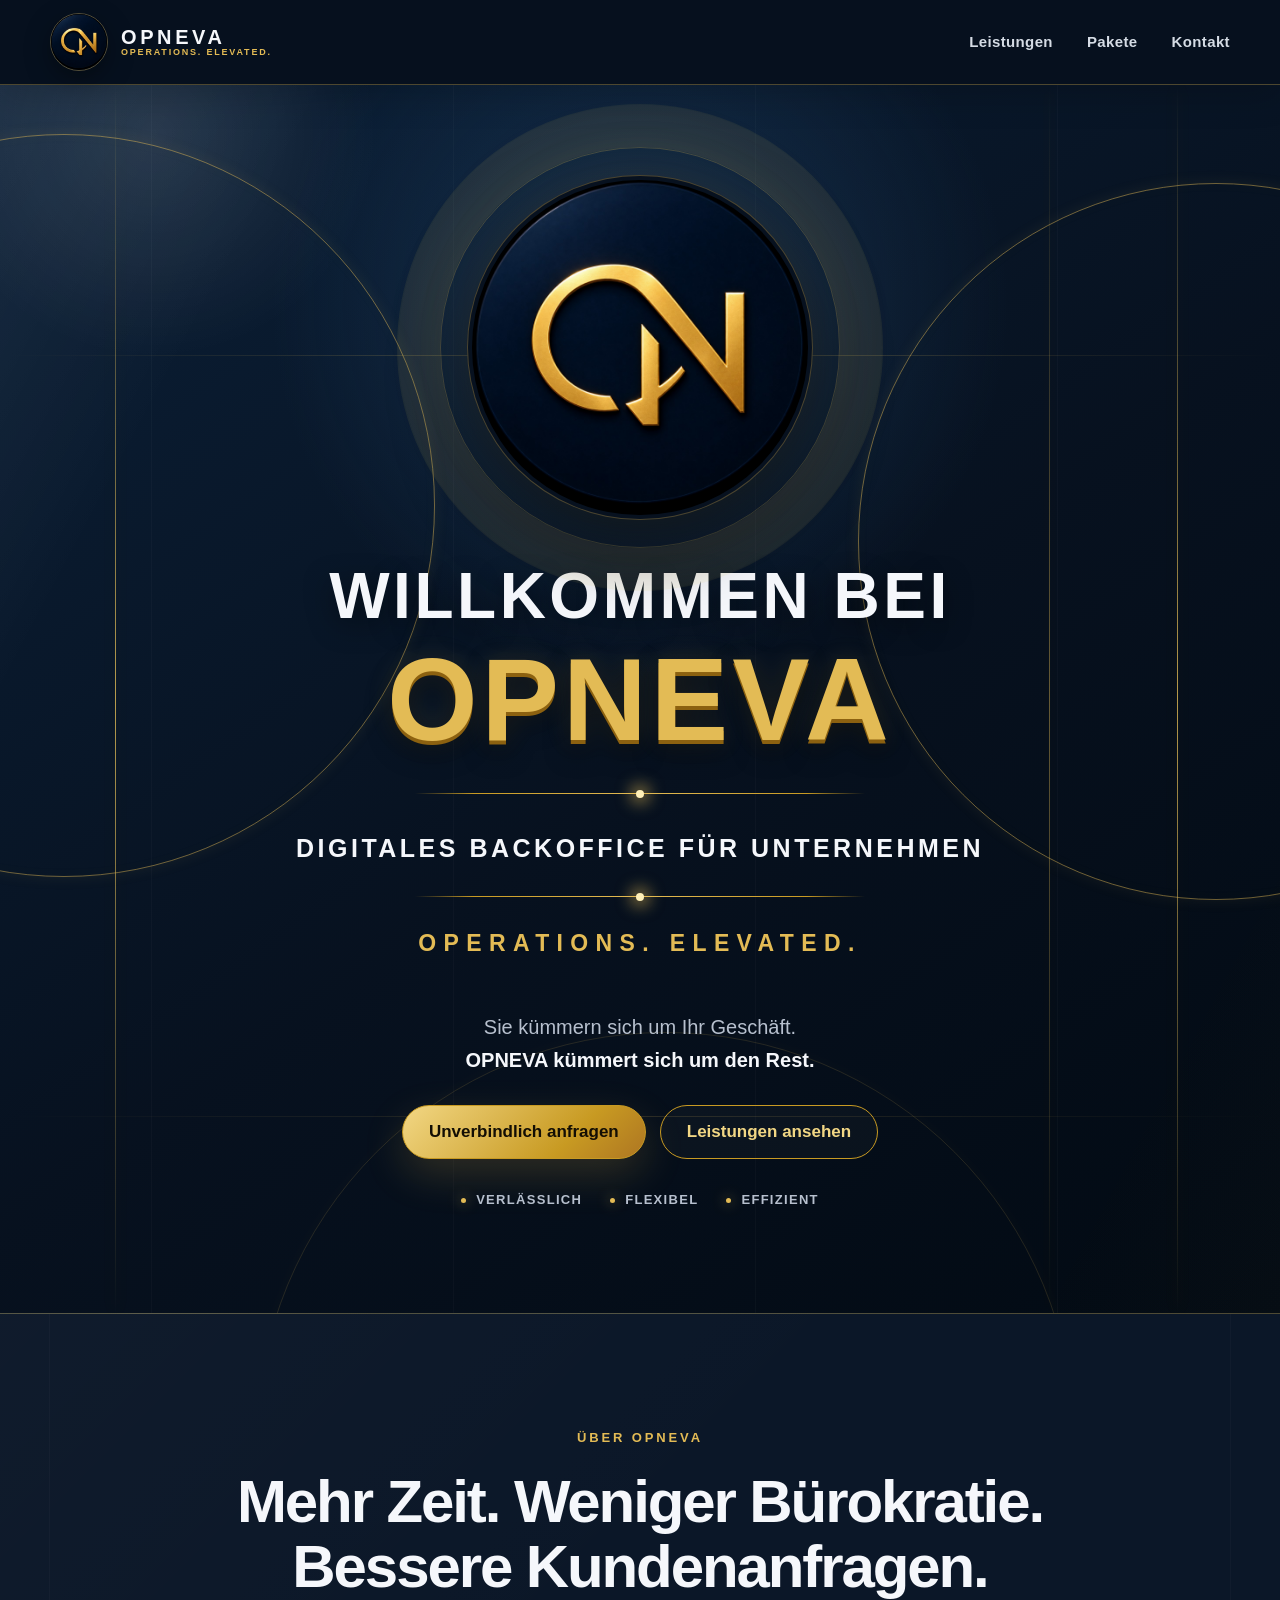
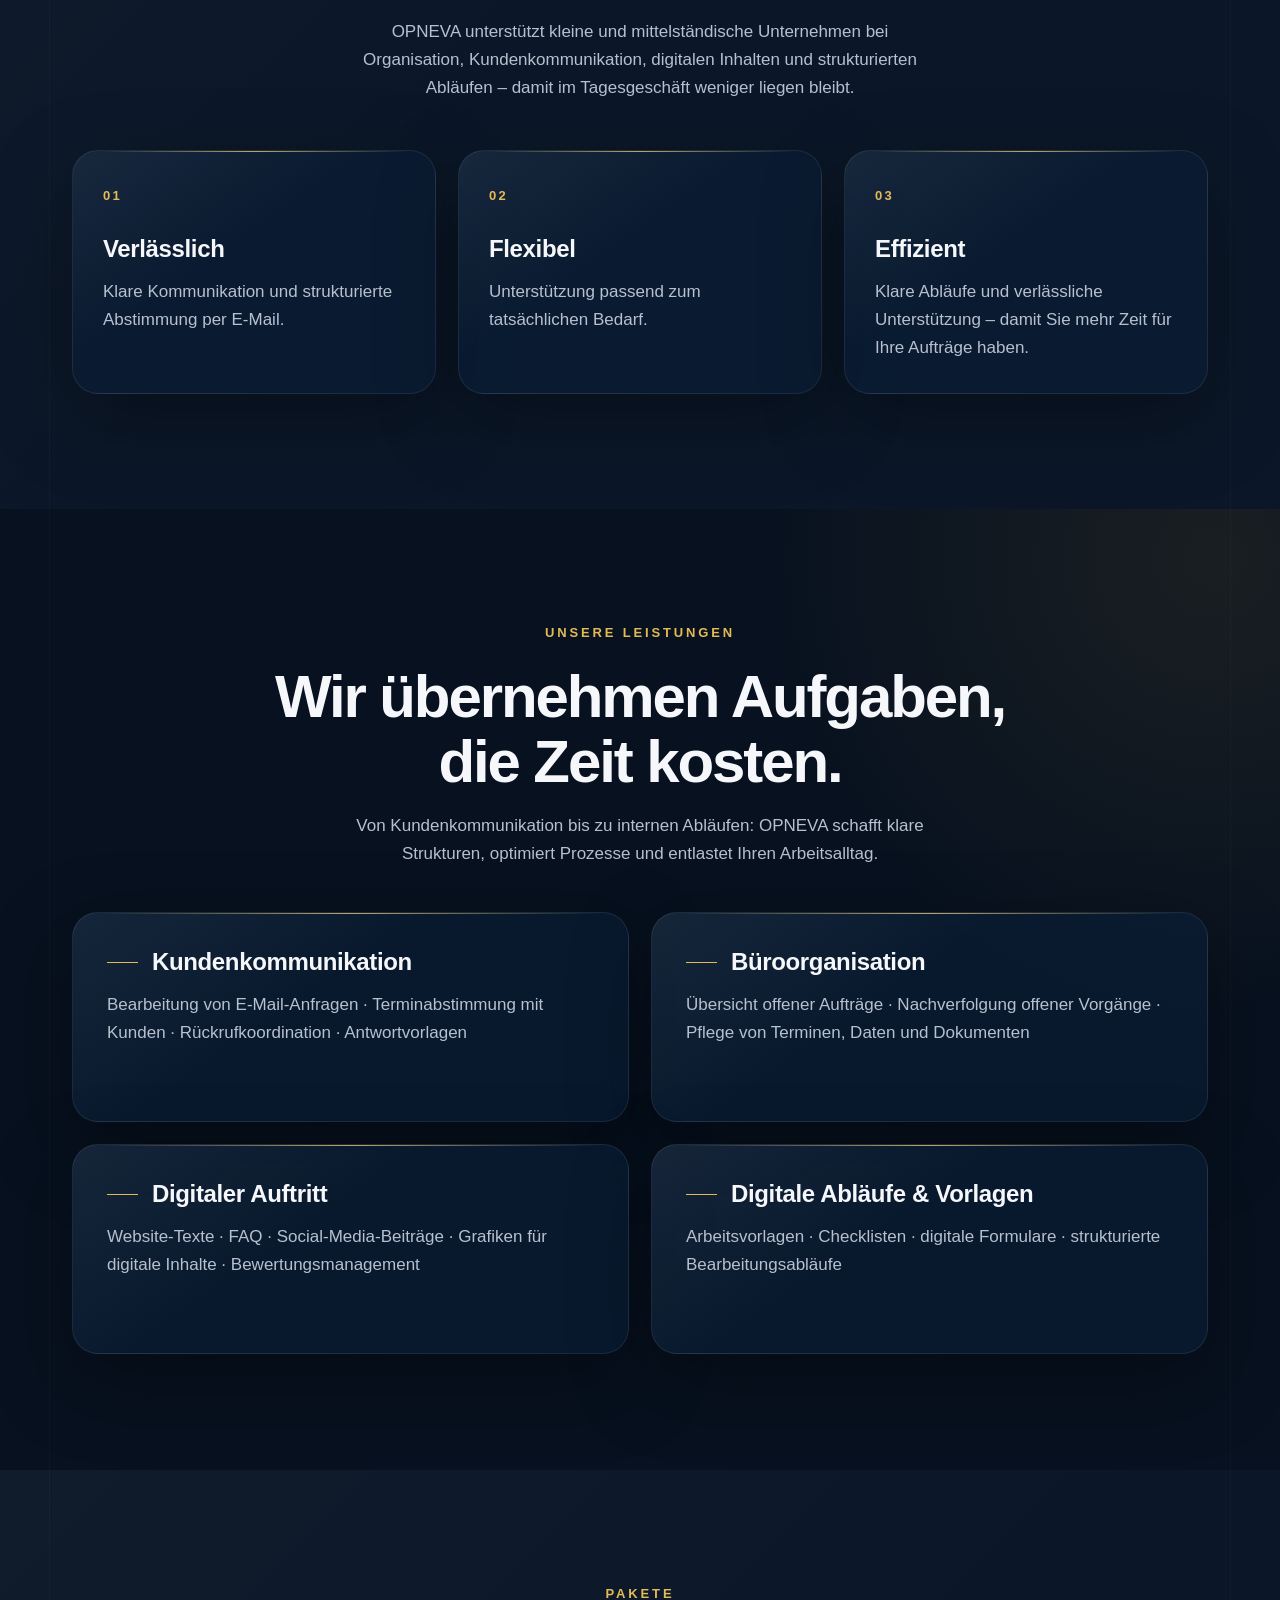
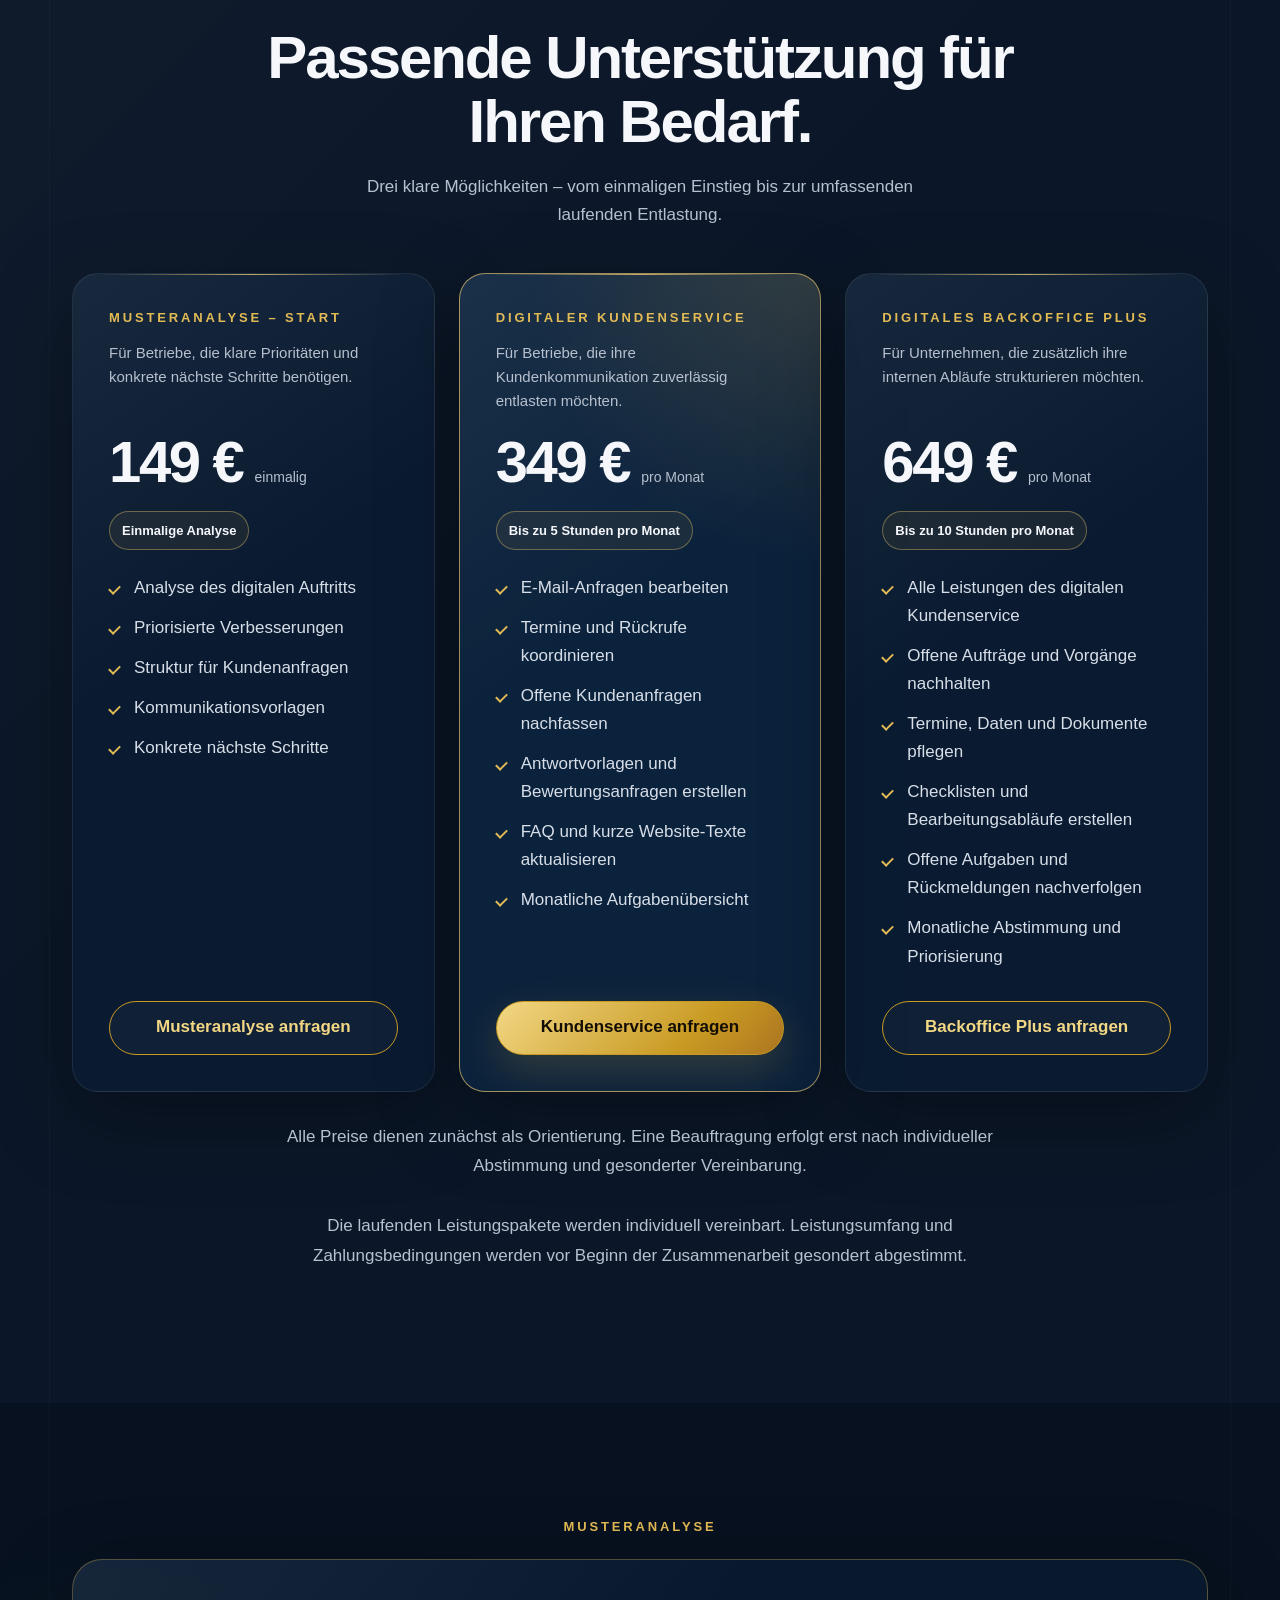
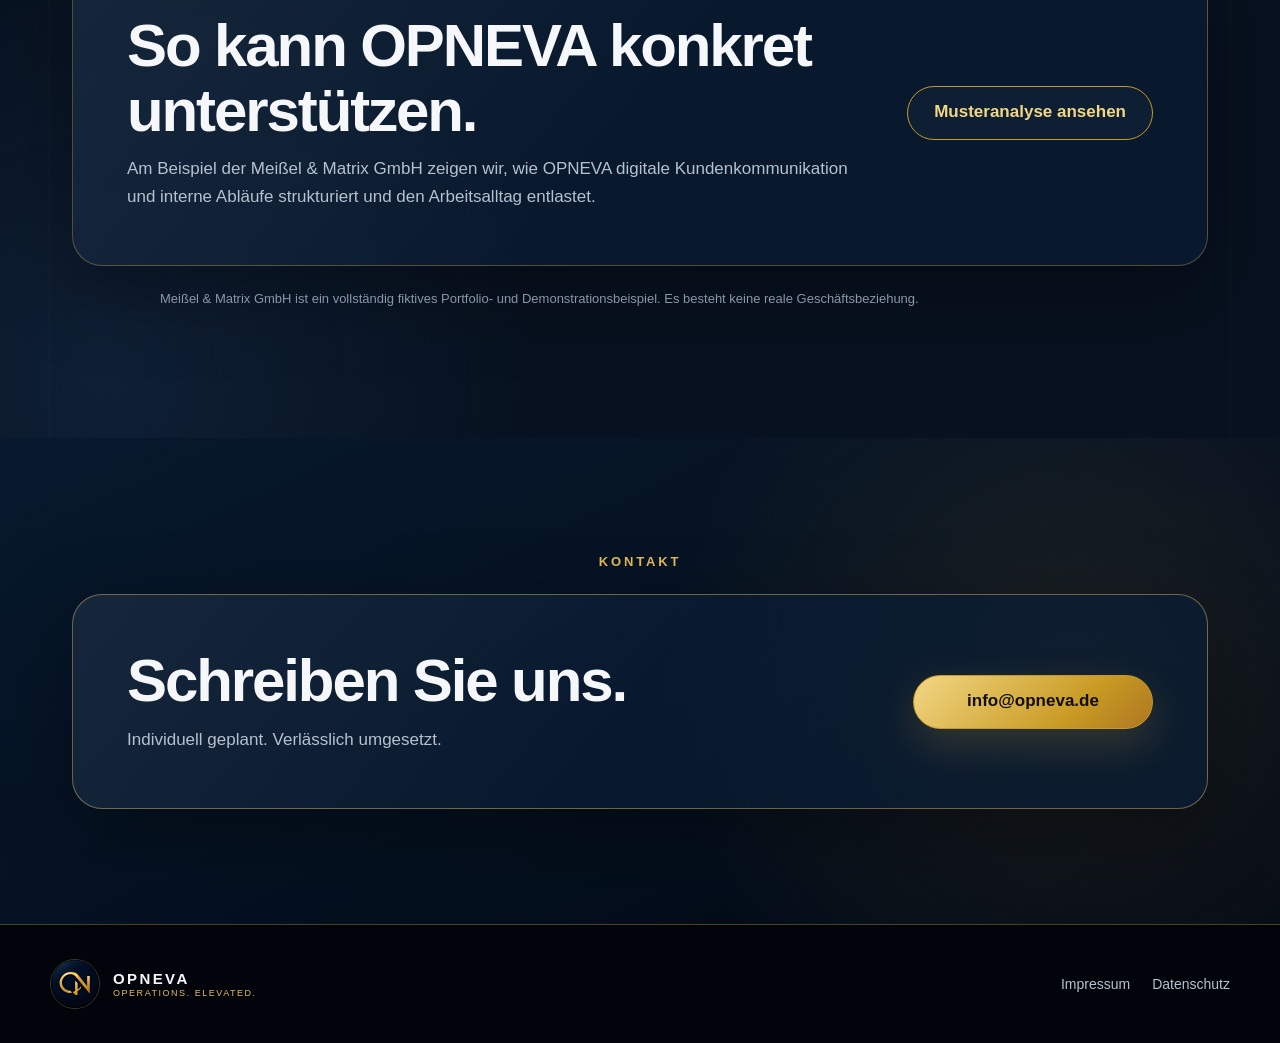
<file: index.html>
<!doctype html>
<html lang="de">
<head>
  <meta charset="utf-8">
  <meta name="viewport" content="width=device-width,initial-scale=1">
  <title>OPNEVA – Operations. Elevated.</title>
  <meta name="description" content="OPNEVA unterstützt kleine und mittelständische Unternehmen mit digitalem Backoffice, Organisation, Kundenkommunikation, Inhalten und strukturierten Abläufen.">
  <meta name="robots" content="index,follow,max-image-preview:large">
  <meta name="theme-color" content="#07111f">
  <link rel="canonical" href="https://opneva.de/">
  <meta property="og:type" content="website">
  <meta property="og:locale" content="de_DE">
  <meta property="og:title" content="OPNEVA – Operations. Elevated.">
  <meta property="og:description" content="Digitales Backoffice für Unternehmen: klare Kommunikation, strukturierte Abläufe und professionelle digitale Inhalte.">
  <meta property="og:url" content="https://opneva.de/">
  <meta property="og:image" content="https://opneva.de/Logo.png">
  <link rel="icon" href="favicon.svg">
  <link rel="stylesheet" href="style.css">
</head>

<body>
<header class="site-header">
  <div class="header-inner">
    <a class="brand" href="#top" aria-label="OPNEVA Startseite">
      <img src="Logo.png" alt="OPNEVA Logo">
      <span class="brand-copy">
        <strong>OPNEVA</strong>
        <small>OPERATIONS. ELEVATED.</small>
      </span>
    </a>

    <button class="menu-toggle" type="button" aria-expanded="false" aria-controls="main-nav" aria-label="Menü öffnen">
      <span></span><span></span><span></span>
    </button>

    <nav id="main-nav" class="main-nav" aria-label="Hauptnavigation">
      <a href="#leistungen">Leistungen</a>
      <a href="#pakete">Pakete</a>
      <a href="#kontakt">Kontakt</a>
    </nav>
  </div>
</header>

<main id="top">

  <section class="hero section-shell">
    <div class="hero-pattern" aria-hidden="true">
      <span class="geo-line line-v line-v-1"></span>
      <span class="geo-line line-v line-v-2"></span>
      <span class="geo-line line-v line-v-3"></span>
      <span class="geo-line line-h line-h-1"></span>
      <span class="geo-line line-h line-h-2"></span>
      <span class="geo-arc arc-1"></span>
      <span class="geo-arc arc-2"></span>
      <span class="geo-arc arc-3"></span>
    </div>

    <div class="hero-frame">
      <div class="hero-emblem">
        <span class="emblem-orbit" aria-hidden="true"></span>
        <div class="logo-stage">
          <img src="Logo.png" alt="Goldenes OPNEVA-Monogramm">
        </div>
      </div>

      <h1>
        <span>Willkommen bei</span>
        <strong>OPNEVA</strong>
      </h1>

      <div class="gold-divider" aria-hidden="true"><span></span></div>

      <p class="hero-role">Digitales Backoffice für Unternehmen</p>

      <div class="gold-divider compact-divider" aria-hidden="true"><span></span></div>

      <p class="hero-claim">Operations. Elevated.</p>

      <p class="hero-text">
        Sie kümmern sich um Ihr Geschäft.
        <strong>OPNEVA kümmert sich um den Rest.</strong>
      </p>

      <div class="hero-actions">
        <a class="btn btn-primary" href="#kontakt">Unverbindlich anfragen</a>
        <a class="btn btn-secondary" href="#leistungen">Leistungen ansehen</a>
      </div>

      <div class="trust-row" aria-label="Vorteile">
        <span>Verlässlich</span>
        <span>Flexibel</span>
        <span>Effizient</span>
      </div>
    </div>
  </section>


  <section class="section-shell section-light" id="ueber-uns">
    <p class="eyebrow">ÜBER OPNEVA</p>

    <div class="section-heading">
      <h2>Mehr Zeit. Weniger Bürokratie. Bessere Kundenanfragen.</h2>

      <p>
        OPNEVA unterstützt kleine und mittelständische Unternehmen bei Organisation,
        Kundenkommunikation, digitalen Inhalten und strukturierten Abläufen –
        damit im Tagesgeschäft weniger liegen bleibt.
      </p>
    </div>

    <div class="cards cards-3">

      <article class="card">
        <span class="card-no">01</span>
        <h3>Verlässlich</h3>
        <p>Klare Kommunikation und strukturierte Abstimmung per E-Mail.</p>
      </article>

      <article class="card">
        <span class="card-no">02</span>
        <h3>Flexibel</h3>
        <p>Unterstützung passend zum tatsächlichen Bedarf.</p>
      </article>

      <article class="card">
        <span class="card-no">03</span>
        <h3>Effizient</h3>
        <p>Klare Abläufe und verlässliche Unterstützung – damit Sie mehr Zeit für Ihre Aufträge haben.</p>
      </article>

    </div>
  </section>


  <section class="section-shell section-dark" id="leistungen">
    <p class="eyebrow">UNSERE LEISTUNGEN</p>

    <div class="section-heading compact">
      <h2>
        Wir übernehmen Aufgaben,<br>
        die Zeit kosten.
      </h2>

      <p>
        Von Kundenkommunikation bis zu internen Abläufen: OPNEVA schafft klare
        Strukturen, optimiert Prozesse und entlastet Ihren Arbeitsalltag.
      </p>
    </div>

    <div class="cards cards-2 service-grid">

      <article class="card service-card">
        <h3>Kundenkommunikation</h3>
        <p>
          Bearbeitung von E-Mail-Anfragen · Terminabstimmung mit Kunden ·
          Rückrufkoordination · Antwortvorlagen
        </p>
      </article>

      <article class="card service-card">
        <h3>Büroorganisation</h3>
        <p>
          Übersicht offener Aufträge · Nachverfolgung offener Vorgänge ·
          Pflege von Terminen, Daten und Dokumenten
        </p>
      </article>

      <article class="card service-card">
        <h3>Digitaler Auftritt</h3>
        <p>
          Website-Texte · FAQ · Social-Media-Beiträge · Grafiken für digitale Inhalte ·
          Bewertungsmanagement
        </p>
      </article>

      <article class="card service-card">
        <h3>Digitale Abläufe &amp; Vorlagen</h3>
        <p>
          Arbeitsvorlagen · Checklisten · digitale Formulare ·
          strukturierte Bearbeitungsabläufe
        </p>
      </article>

    </div>
  </section>


  <section class="section-shell section-light" id="pakete">
    <p class="eyebrow">PAKETE</p>

    <div class="section-heading compact">
      <h2>Passende Unterstützung für Ihren Bedarf.</h2>
      <p>Drei klare Möglichkeiten – vom einmaligen Einstieg bis zur umfassenden laufenden Entlastung.</p>
    </div>

    <div class="pricing-grid">

      <article class="price-card">
        <h3 class="price-label">MUSTERANALYSE – START</h3>

        <p class="package-intro">
          Für Betriebe, die klare Prioritäten und konkrete nächste Schritte benötigen.
        </p>

        <div class="price">
          <strong>149 €</strong>
          <span>einmalig</span>
        </div>

        <p class="package-capacity">Einmalige Analyse</p>

        <ul>
          <li>Analyse des digitalen Auftritts</li>
          <li>Priorisierte Verbesserungen</li>
          <li>Struktur für Kundenanfragen</li>
          <li>Kommunikationsvorlagen</li>
          <li>Konkrete nächste Schritte</li>
        </ul>

        <a class="btn btn-secondary full" href="#kontakt">
          Musteranalyse anfragen
        </a>
      </article>


      <article class="price-card featured">
        <h3 class="price-label">DIGITALER KUNDENSERVICE</h3>

        <p class="package-intro">
          Für Betriebe, die ihre Kundenkommunikation zuverlässig entlasten möchten.
        </p>

        <div class="price">
          <strong>349 €</strong>
          <span>pro Monat</span>
        </div>

        <p class="package-capacity">Bis zu 5 Stunden pro Monat</p>

        <ul>
          <li>E-Mail-Anfragen bearbeiten</li>
          <li>Termine und Rückrufe koordinieren</li>
          <li>Offene Kundenanfragen nachfassen</li>
          <li>Antwortvorlagen und Bewertungsanfragen erstellen</li>
          <li>FAQ und kurze Website-Texte aktualisieren</li>
          <li>Monatliche Aufgabenübersicht</li>
        </ul>

        <a class="btn btn-primary full" href="#kontakt">
          Kundenservice anfragen
        </a>
      </article>

      <article class="price-card">
        <h3 class="price-label">DIGITALES BACKOFFICE PLUS</h3>

        <p class="package-intro">
          Für Unternehmen, die zusätzlich ihre internen Abläufe strukturieren möchten.
        </p>

        <div class="price">
          <strong>649 €</strong>
          <span>pro Monat</span>
        </div>

        <p class="package-capacity">Bis zu 10 Stunden pro Monat</p>

        <ul>
          <li>Alle Leistungen des digitalen Kundenservice</li>
          <li>Offene Aufträge und Vorgänge nachhalten</li>
          <li>Termine, Daten und Dokumente pflegen</li>
          <li>Checklisten und Bearbeitungsabläufe erstellen</li>
          <li>Offene Aufgaben und Rückmeldungen nachverfolgen</li>
          <li>Monatliche Abstimmung und Priorisierung</li>
        </ul>

        <a class="btn btn-secondary full" href="#kontakt">
          Backoffice Plus anfragen
        </a>
      </article>

    </div>

    <p class="note package-terms">
      Alle Preise dienen zunächst als Orientierung. Eine Beauftragung erfolgt erst
      nach individueller Abstimmung und gesonderter Vereinbarung.
    </p>

    <p class="note package-terms">
      Die laufenden Leistungspakete werden individuell vereinbart. Leistungsumfang
      und Zahlungsbedingungen werden vor Beginn der Zusammenarbeit gesondert abgestimmt.
    </p>
  </section>


  <section class="section-shell section-light sample-section">
    <p class="eyebrow">MUSTERANALYSE</p>

    <div class="sample-box">
      <div>
        <h2>So kann OPNEVA konkret unterstützen.</h2>

        <p>
          Am Beispiel der Meißel &amp; Matrix GmbH zeigen wir, wie OPNEVA digitale
          Kundenkommunikation und interne Abläufe strukturiert und den Arbeitsalltag
          entlastet.
        </p>
      </div>

      <a
        class="btn btn-secondary"
        href="OPNEVA-Musteranalyse.pdf"
        target="_blank"
        rel="noopener"
      >
        Musteranalyse ansehen
      </a>
    </div>

    <p class="fine">
      Meißel &amp; Matrix GmbH ist ein vollständig fiktives Portfolio- und
      Demonstrationsbeispiel. Es besteht keine reale Geschäftsbeziehung.
    </p>
  </section>


  <section class="section-shell contact-section" id="kontakt">
    <p class="eyebrow">KONTAKT</p>

    <div class="contact-box">
      <div>
        <h2>Schreiben Sie uns.</h2>
        <p>Individuell geplant. Verlässlich umgesetzt.</p>
      </div>

      <a
        class="btn btn-primary"
        href="mailto:info@opneva.de?subject=Anfrage%20an%20OPNEVA"
      >
        info@opneva.de
      </a>
    </div>
  </section>

</main>


<footer class="site-footer">
  <div class="footer-brand">
    <img src="Logo.png" alt="">
    <div>
      <strong>OPNEVA</strong>
      <small>Operations. Elevated.</small>
    </div>
  </div>

  <div class="footer-links">
    <a href="impressum.html">Impressum</a>
    <a href="datenschutz.html">Datenschutz</a>
  </div>
</footer>

<script src="script.js"></script>
</body>
</html>
</file>
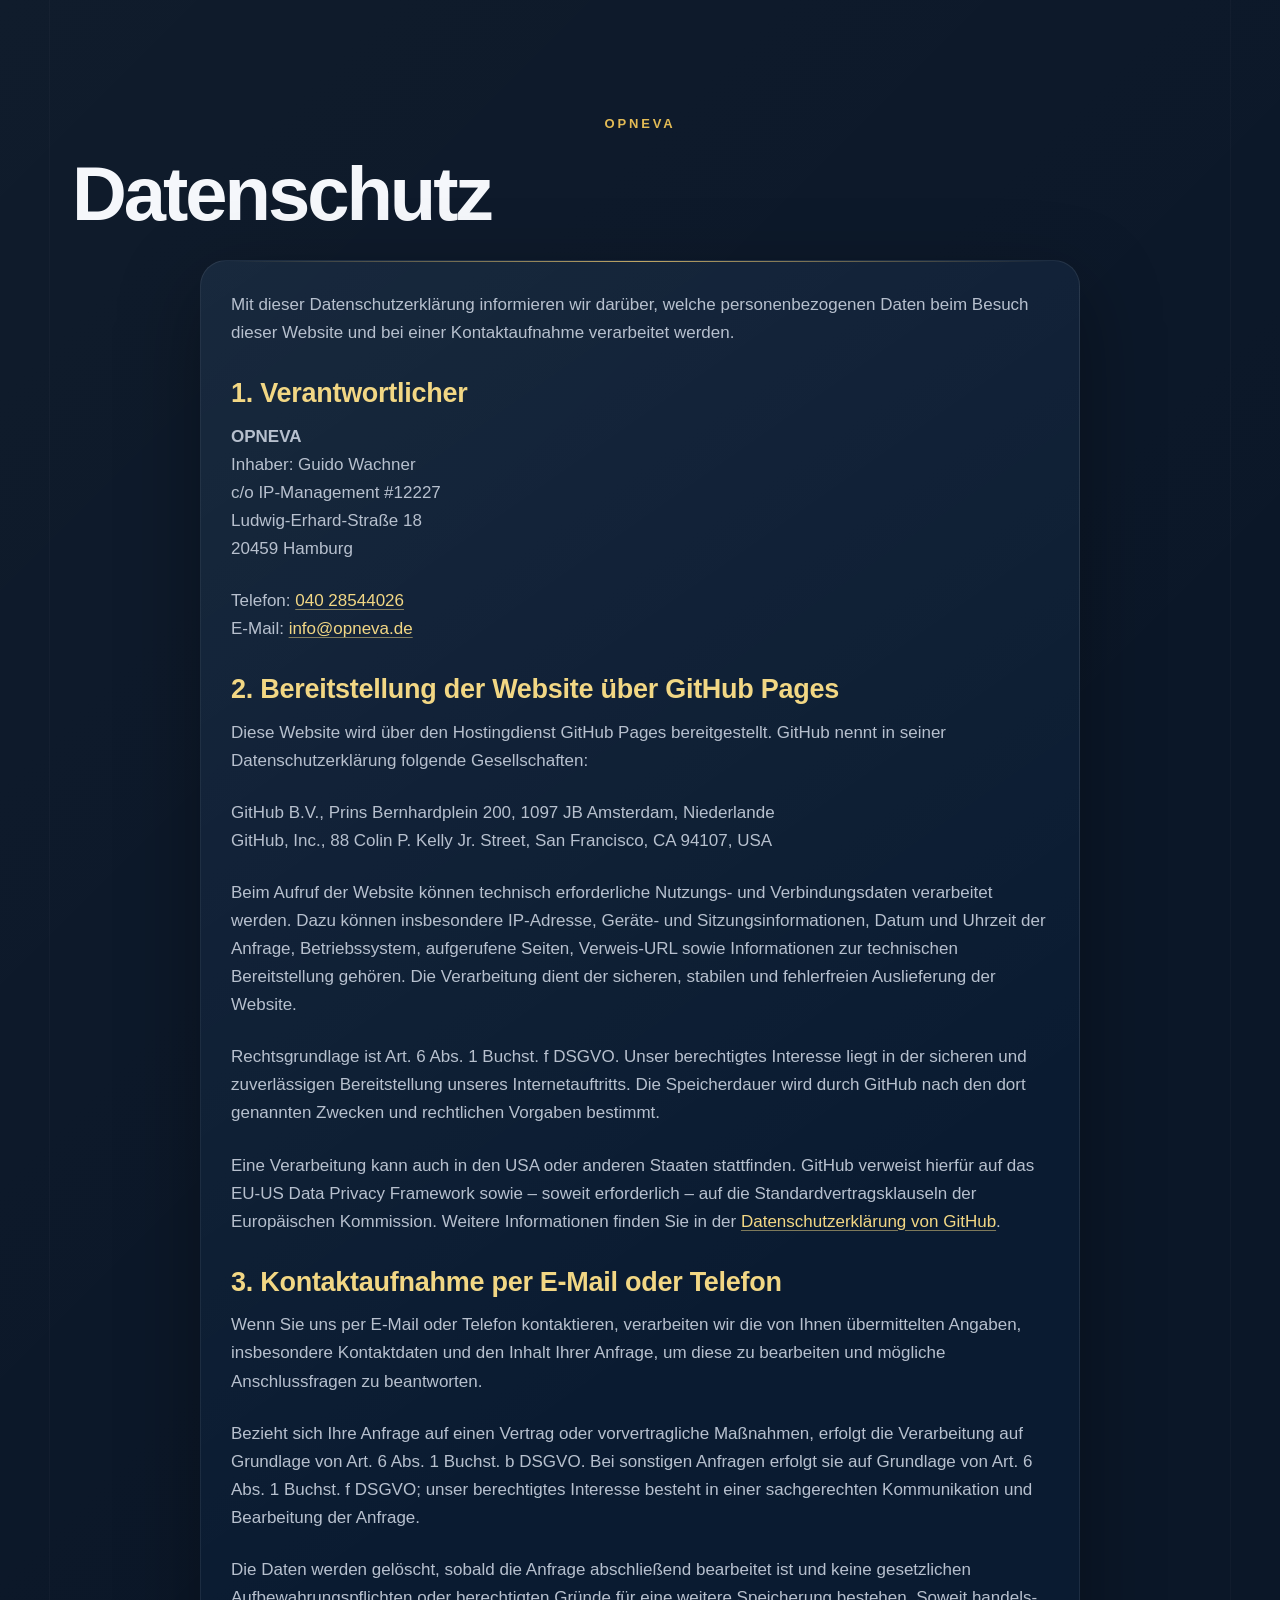
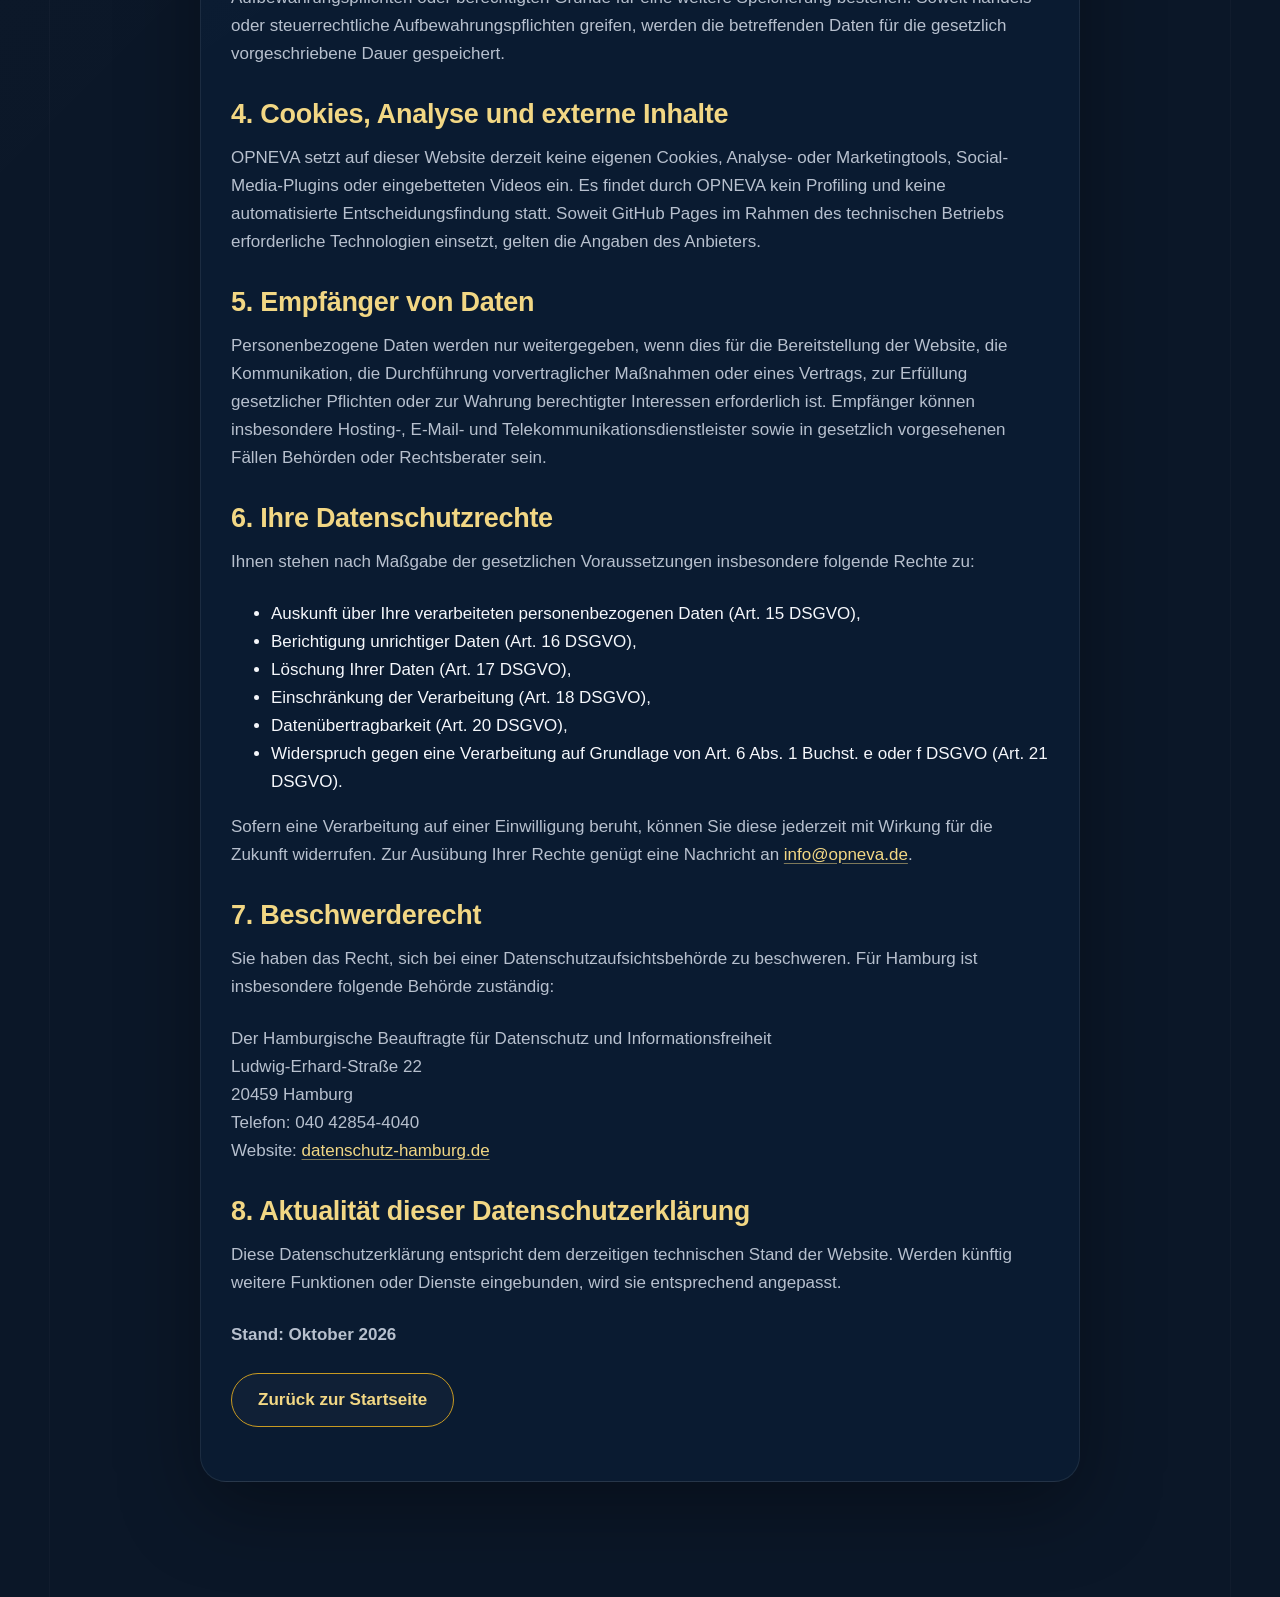
<file: datenschutz.html>
<!doctype html>
<html lang="de">
<head>
  <meta charset="utf-8">
  <meta name="viewport" content="width=device-width,initial-scale=1">
  <meta name="robots" content="index,follow">
  <meta name="theme-color" content="#07111f">
  <title>Datenschutzerklärung – OPNEVA</title>
  <link rel="canonical" href="https://opneva.de/datenschutz.html">
  <link rel="icon" href="favicon.svg">
  <link rel="stylesheet" href="style.css">
</head>

<body>
<main class="section-shell section-light" style="min-height:100vh">
  <p class="eyebrow">OPNEVA</p>
  <h1>Datenschutz</h1>

  <div class="card legal-card" style="max-width:880px;margin-top:28px">
    <p>
      Mit dieser Datenschutzerklärung informieren wir darüber, welche personenbezogenen Daten
      beim Besuch dieser Website und bei einer Kontaktaufnahme verarbeitet werden.
    </p>

    <h2>1. Verantwortlicher</h2>
    <p>
      <strong>OPNEVA</strong><br>
      Inhaber: Guido Wachner<br>
      c/o IP-Management #12227<br>
      Ludwig-Erhard-Straße 18<br>
      20459 Hamburg
    </p>
    <p>
      Telefon: <a href="tel:+494028544026">040 28544026</a><br>
      E-Mail: <a href="mailto:info@opneva.de">info@opneva.de</a>
    </p>

    <h2>2. Bereitstellung der Website über GitHub Pages</h2>
    <p>
      Diese Website wird über den Hostingdienst GitHub Pages bereitgestellt. GitHub nennt in
      seiner Datenschutzerklärung folgende Gesellschaften:
    </p>
    <p>
      GitHub B.V., Prins Bernhardplein 200, 1097 JB Amsterdam, Niederlande<br>
      GitHub, Inc., 88 Colin P. Kelly Jr. Street, San Francisco, CA 94107, USA
    </p>
    <p>
      Beim Aufruf der Website können technisch erforderliche Nutzungs- und Verbindungsdaten
      verarbeitet werden. Dazu können insbesondere IP-Adresse, Geräte- und Sitzungsinformationen,
      Datum und Uhrzeit der Anfrage, Betriebssystem, aufgerufene Seiten, Verweis-URL sowie
      Informationen zur technischen Bereitstellung gehören. Die Verarbeitung dient der sicheren,
      stabilen und fehlerfreien Auslieferung der Website.
    </p>
    <p>
      Rechtsgrundlage ist Art. 6 Abs. 1 Buchst. f DSGVO. Unser berechtigtes Interesse liegt in der
      sicheren und zuverlässigen Bereitstellung unseres Internetauftritts. Die Speicherdauer wird
      durch GitHub nach den dort genannten Zwecken und rechtlichen Vorgaben bestimmt.
    </p>
    <p>
      Eine Verarbeitung kann auch in den USA oder anderen Staaten stattfinden. GitHub verweist
      hierfür auf das EU-US Data Privacy Framework sowie – soweit erforderlich – auf die
      Standardvertragsklauseln der Europäischen Kommission. Weitere Informationen finden Sie in der
      <a href="https://docs.github.com/de/site-policy/privacy-policies/github-general-privacy-statement"
         target="_blank" rel="noopener noreferrer">Datenschutzerklärung von GitHub</a>.
    </p>

    <h2>3. Kontaktaufnahme per E-Mail oder Telefon</h2>
    <p>
      Wenn Sie uns per E-Mail oder Telefon kontaktieren, verarbeiten wir die von Ihnen übermittelten
      Angaben, insbesondere Kontaktdaten und den Inhalt Ihrer Anfrage, um diese zu bearbeiten und
      mögliche Anschlussfragen zu beantworten.
    </p>
    <p>
      Bezieht sich Ihre Anfrage auf einen Vertrag oder vorvertragliche Maßnahmen, erfolgt die
      Verarbeitung auf Grundlage von Art. 6 Abs. 1 Buchst. b DSGVO. Bei sonstigen Anfragen erfolgt
      sie auf Grundlage von Art. 6 Abs. 1 Buchst. f DSGVO; unser berechtigtes Interesse besteht in
      einer sachgerechten Kommunikation und Bearbeitung der Anfrage.
    </p>
    <p>
      Die Daten werden gelöscht, sobald die Anfrage abschließend bearbeitet ist und keine
      gesetzlichen Aufbewahrungspflichten oder berechtigten Gründe für eine weitere Speicherung
      bestehen. Soweit handels- oder steuerrechtliche Aufbewahrungspflichten greifen, werden die
      betreffenden Daten für die gesetzlich vorgeschriebene Dauer gespeichert.
    </p>

    <h2>4. Cookies, Analyse und externe Inhalte</h2>
    <p>
      OPNEVA setzt auf dieser Website derzeit keine eigenen Cookies, Analyse- oder Marketingtools,
      Social-Media-Plugins oder eingebetteten Videos ein. Es findet durch OPNEVA kein Profiling und
      keine automatisierte Entscheidungsfindung statt. Soweit GitHub Pages im Rahmen des
      technischen Betriebs erforderliche Technologien einsetzt, gelten die Angaben des Anbieters.
    </p>

    <h2>5. Empfänger von Daten</h2>
    <p>
      Personenbezogene Daten werden nur weitergegeben, wenn dies für die Bereitstellung der Website,
      die Kommunikation, die Durchführung vorvertraglicher Maßnahmen oder eines Vertrags, zur
      Erfüllung gesetzlicher Pflichten oder zur Wahrung berechtigter Interessen erforderlich ist.
      Empfänger können insbesondere Hosting-, E-Mail- und Telekommunikationsdienstleister sowie in
      gesetzlich vorgesehenen Fällen Behörden oder Rechtsberater sein.
    </p>

    <h2>6. Ihre Datenschutzrechte</h2>
    <p>Ihnen stehen nach Maßgabe der gesetzlichen Voraussetzungen insbesondere folgende Rechte zu:</p>
    <ul>
      <li>Auskunft über Ihre verarbeiteten personenbezogenen Daten (Art. 15 DSGVO),</li>
      <li>Berichtigung unrichtiger Daten (Art. 16 DSGVO),</li>
      <li>Löschung Ihrer Daten (Art. 17 DSGVO),</li>
      <li>Einschränkung der Verarbeitung (Art. 18 DSGVO),</li>
      <li>Datenübertragbarkeit (Art. 20 DSGVO),</li>
      <li>Widerspruch gegen eine Verarbeitung auf Grundlage von Art. 6 Abs. 1 Buchst. e oder f DSGVO (Art. 21 DSGVO).</li>
    </ul>
    <p>
      Sofern eine Verarbeitung auf einer Einwilligung beruht, können Sie diese jederzeit mit Wirkung
      für die Zukunft widerrufen. Zur Ausübung Ihrer Rechte genügt eine Nachricht an
      <a href="mailto:info@opneva.de">info@opneva.de</a>.
    </p>

    <h2>7. Beschwerderecht</h2>
    <p>
      Sie haben das Recht, sich bei einer Datenschutzaufsichtsbehörde zu beschweren. Für Hamburg ist
      insbesondere folgende Behörde zuständig:
    </p>
    <p>
      Der Hamburgische Beauftragte für Datenschutz und Informationsfreiheit<br>
      Ludwig-Erhard-Straße 22<br>
      20459 Hamburg<br>
      Telefon: 040 42854-4040<br>
      Website: <a href="https://datenschutz-hamburg.de/" target="_blank" rel="noopener noreferrer">datenschutz-hamburg.de</a>
    </p>

    <h2>8. Aktualität dieser Datenschutzerklärung</h2>
    <p>
      Diese Datenschutzerklärung entspricht dem derzeitigen technischen Stand der Website. Werden
      künftig weitere Funktionen oder Dienste eingebunden, wird sie entsprechend angepasst.
    </p>
    <p><strong>Stand: Oktober 2026</strong></p>

    <p><a class="btn btn-secondary" href="index.html">Zurück zur Startseite</a></p>
  </div>
</main>
</body>
</html>
</file>
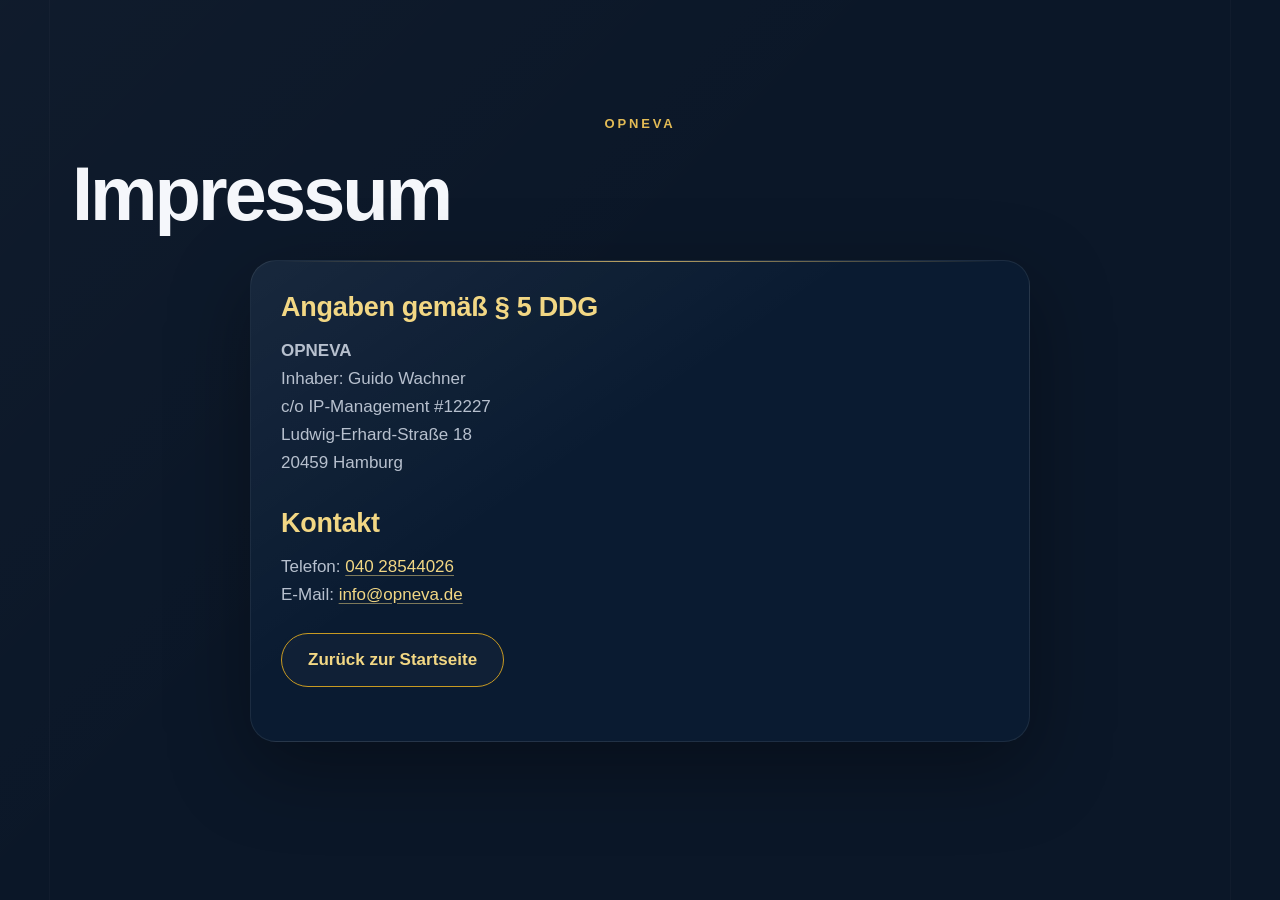
<file: impressum.html>
<!doctype html>
<html lang="de">
<head>
  <meta charset="utf-8">
  <meta name="viewport" content="width=device-width,initial-scale=1">
  <meta name="robots" content="index,follow">
  <meta name="theme-color" content="#07111f">
  <title>Impressum – OPNEVA</title>
  <link rel="canonical" href="https://opneva.de/impressum.html">
  <link rel="icon" href="favicon.svg">
  <link rel="stylesheet" href="style.css">
</head>

<body>
<main class="section-shell section-light" style="min-height:100vh">
  <p class="eyebrow">OPNEVA</p>
  <h1>Impressum</h1>

  <div class="card legal-card" style="max-width:780px;margin-top:28px">
    <h2>Angaben gemäß § 5 DDG</h2>

    <p>
      <strong>OPNEVA</strong><br>
      Inhaber: Guido Wachner<br>
      c/o IP-Management #12227<br>
      Ludwig-Erhard-Straße 18<br>
      20459 Hamburg
    </p>

    <h2>Kontakt</h2>
    <p>
      Telefon: <a href="tel:+494028544026">040 28544026</a><br>
      E-Mail: <a href="mailto:info@opneva.de">info@opneva.de</a>
    </p>

    <p><a class="btn btn-secondary" href="index.html">Zurück zur Startseite</a></p>
  </div>
</main>
</body>
</html>
</file>
<file: style.css>
/* OPNEVA — premium navy & gold brand system */

:root {
  --navy-950: #030a13;
  --navy-900: #07111f;
  --navy-850: #0b1728;
  --navy-800: #10213a;
  --navy-700: #18304f;
  --gold-500: #c89a22;
  --gold-400: #e3bb55;
  --gold-300: #f2d784;
  --ivory: #f5f7fb;
  --text: #f5f7fb;
  --muted: #b7c0ce;
  --line: rgba(227, 187, 85, 0.32);
  --line-soft: rgba(255, 255, 255, 0.08);
  --surface: rgba(10, 30, 53, 0.72);
  --surface-strong: rgba(12, 36, 62, 0.94);
  --shadow: 0 26px 80px rgba(0, 0, 0, 0.34);
  --shadow-gold: 0 15px 42px rgba(213, 168, 63, 0.2);
  --radius: 26px;
  --content: 1180px;
}

* {
  box-sizing: border-box;
}

html {
  width: 100%;
  overflow-x: hidden;
  scroll-behavior: smooth;
  scroll-padding-top: 92px;
}

body {
  min-width: 0;
  min-height: 100vh;
  margin: 0;
  overflow-x: hidden;
  color: var(--text);
  background:
    radial-gradient(circle at 12% 8%, rgba(39, 82, 126, 0.2), transparent 30rem),
    var(--navy-900);
  font-family: "Poppins", "Montserrat", "Aptos", "Segoe UI", Arial, Helvetica, sans-serif;
  font-size: 17px;
  line-height: 1.65;
  text-rendering: optimizeLegibility;
}

::selection {
  color: var(--navy-950);
  background: var(--gold-400);
}

img {
  display: block;
  max-width: 100%;
  height: auto;
}

a {
  color: inherit;
  text-decoration: none;
}

button,
input,
textarea,
select {
  font: inherit;
}

a:focus-visible,
button:focus-visible {
  outline: 3px solid var(--gold-300);
  outline-offset: 4px;
}

/* Header */

.site-header {
  position: sticky;
  top: 0;
  z-index: 1000;
  width: 100%;
  border-bottom: 1px solid var(--line);
  background: rgba(7, 17, 31, 0.9);
  box-shadow: 0 10px 35px rgba(0, 0, 0, 0.18);
  backdrop-filter: blur(18px);
  -webkit-backdrop-filter: blur(18px);
}

.header-inner {
  display: flex;
  align-items: center;
  justify-content: space-between;
  width: min(var(--content), calc(100% - 48px));
  min-height: 84px;
  margin: 0 auto;
}

.brand {
  display: inline-flex;
  align-items: center;
  gap: 13px;
  min-width: 0;
}

.brand img {
  width: 58px;
  height: 58px;
  border: 1px solid rgba(239, 202, 112, 0.33);
  border-radius: 50%;
  object-fit: cover;
  box-shadow: 0 8px 26px rgba(0, 0, 0, 0.35);
}

.brand-copy {
  display: grid;
  gap: 1px;
  line-height: 1;
}

.brand-copy strong {
  color: var(--ivory);
  font-size: 20px;
  font-weight: 800;
  letter-spacing: 0.18em;
}

.brand-copy small {
  color: var(--gold-400);
  font-size: 9px;
  font-weight: 700;
  letter-spacing: 0.2em;
}

.main-nav {
  display: flex;
  align-items: center;
  gap: 34px;
}

.main-nav a {
  position: relative;
  padding: 9px 0;
  color: #d5dce5;
  font-size: 15px;
  font-weight: 650;
  letter-spacing: 0.025em;
  transition: color 180ms ease;
}

.main-nav a::after {
  position: absolute;
  right: 0;
  bottom: 2px;
  left: 0;
  height: 1px;
  content: "";
  background: linear-gradient(90deg, transparent, var(--gold-400), transparent);
  transform: scaleX(0);
  transition: transform 180ms ease;
}

.main-nav a:hover {
  color: var(--gold-300);
}

.main-nav a:hover::after {
  transform: scaleX(1);
}

.menu-toggle {
  display: none;
  width: 46px;
  height: 46px;
  padding: 11px;
  border: 1px solid var(--line);
  border-radius: 50%;
  background: rgba(255, 255, 255, 0.035);
  color: var(--text);
  cursor: pointer;
}

.menu-toggle span {
  display: block;
  width: 100%;
  height: 2px;
  margin: 4px 0;
  border-radius: 999px;
  background: currentColor;
  transition: transform 180ms ease, opacity 180ms ease;
}

.menu-toggle.is-open span:nth-child(1) {
  transform: translateY(6px) rotate(45deg);
}

.menu-toggle.is-open span:nth-child(2) {
  opacity: 0;
}

.menu-toggle.is-open span:nth-child(3) {
  transform: translateY(-6px) rotate(-45deg);
}

/* Global sections */

main {
  position: relative;
  isolation: isolate;
  width: 100%;
}

section {
  width: 100%;
}

.section-shell {
  position: relative;
  max-width: none;
  margin: 0;
  padding: clamp(78px, 9vw, 122px) clamp(24px, 6vw, 72px);
  overflow: hidden;
}

.section-shell > * {
  position: relative;
  z-index: 2;
  width: min(var(--content), 100%);
  margin-right: auto;
  margin-left: auto;
}

.section-light {
  background:
    linear-gradient(135deg, rgba(255, 255, 255, 0.018), transparent 44%),
    var(--navy-850);
}

.section-dark {
  background:
    radial-gradient(circle at 95% 5%, rgba(213, 168, 63, 0.09), transparent 29rem),
    var(--navy-900);
}

.section-light::before,
.section-dark::before {
  position: absolute;
  top: 0;
  bottom: 0;
  left: 50%;
  width: min(var(--content), calc(100% - 48px));
  content: "";
  border-right: 1px solid rgba(255, 255, 255, 0.022);
  border-left: 1px solid rgba(255, 255, 255, 0.022);
  transform: translateX(-50%);
  pointer-events: none;
}

.eyebrow {
  margin-top: 0;
  margin-bottom: 22px;
  color: var(--gold-400) !important;
  font-size: 13px;
  font-weight: 800;
  letter-spacing: 0.22em;
  line-height: 1.45;
  text-transform: uppercase;
  text-align: center;
}

.section-heading {
  display: block;
  max-width: 880px;
  margin-bottom: 48px;
  text-align: center;
}

.section-heading.compact {
  margin-bottom: 44px;
}

.section-heading p {
  max-width: 600px;
  margin: 0 auto;
  color: var(--muted);
}

h1,
h2,
h3,
h4 {
  margin-top: 0;
  color: var(--ivory);
  overflow-wrap: normal;
  word-break: normal;
}

h2 {
  margin-bottom: 18px;
  font-size: clamp(36px, 4.7vw, 60px);
  line-height: 1.08;
  letter-spacing: -0.035em;
}

h3 {
  margin-bottom: 14px;
  font-size: 24px;
  line-height: 1.25;
  letter-spacing: -0.015em;
}

p {
  margin-top: 0;
}

/* Hero */

.hero {
  display: grid;
  min-height: calc(100svh - 84px);
  place-items: center;
  padding-top: clamp(56px, 7vw, 92px);
  padding-bottom: clamp(64px, 8vw, 104px);
  background:
    radial-gradient(circle at 50% 18%, rgba(36, 74, 114, 0.5), transparent 23rem),
    radial-gradient(circle at 12% 4%, rgba(255, 255, 255, 0.1), transparent 14rem),
    linear-gradient(145deg, #0b2038 0%, #07111f 54%, #020a13 100%);
  border-bottom: 1px solid var(--line);
}

.hero::before {
  position: absolute;
  inset: 0;
  content: "";
  background:
    linear-gradient(118deg, rgba(255,255,255,.07), transparent 18% 84%, rgba(227,187,85,.025)),
    repeating-linear-gradient(90deg, transparent 0 11.8%, rgba(255,255,255,.026) 11.8% calc(11.8% + 1px), transparent calc(11.8% + 1px) 23.6%);
  opacity: .9;
  pointer-events: none;
}

.hero-pattern {
  position: absolute !important;
  inset: 0;
  z-index: 1 !important;
  width: 100% !important;
  max-width: none !important;
  overflow: hidden;
  pointer-events: none;
}

.geo-line {
  position: absolute;
  display: block;
  background: linear-gradient(180deg, transparent, rgba(227, 187, 85, .8), transparent);
  box-shadow: 0 0 16px rgba(227, 187, 85, .2);
}

.line-v {
  top: 0;
  bottom: 0;
  width: 1px;
}

.line-v-1 { left: 9%; }
.line-v-2 { right: 18%; opacity: .55; }
.line-v-3 { right: 8%; }

.line-h {
  right: 0;
  left: 0;
  height: 1px;
  background: linear-gradient(90deg, transparent, rgba(227, 187, 85, .58), transparent);
}

.line-h-1 { top: 22%; opacity: .45; }
.line-h-2 { bottom: 16%; opacity: .28; }

.geo-arc {
  position: absolute;
  display: block;
  border: 1px solid rgba(227, 187, 85, .48);
  border-radius: 50%;
  box-shadow: inset 0 0 18px rgba(227, 187, 85, .02), 0 0 16px rgba(227, 187, 85, .08);
}

.arc-1 {
  top: 4%;
  left: -24vw;
  width: 58vw;
  height: 58vw;
}

.arc-2 {
  top: 8%;
  right: -23vw;
  width: 56vw;
  height: 56vw;
}

.arc-3 {
  right: 16%;
  bottom: -42vw;
  width: 64vw;
  height: 64vw;
  opacity: .3;
}

.hero-frame {
  position: relative;
  z-index: 2;
  display: grid;
  justify-items: center;
  width: min(820px, 100%);
  margin: 0 auto;
  text-align: center;
}

.hero-emblem {
  position: relative;
  display: grid;
  width: clamp(228px, 27vw, 352px);
  margin-bottom: clamp(25px, 4vw, 42px);
  place-items: center;
  aspect-ratio: 1;
}

.emblem-orbit {
  position: absolute;
  inset: -8%;
  border: 1px solid rgba(227, 187, 85, .25);
  border-radius: 50%;
  box-shadow:
    0 0 0 42px rgba(255,255,255,.012),
    0 0 0 43px rgba(227, 187, 85, .08),
    0 0 60px rgba(227, 187, 85, .09);
}

.logo-stage {
  position: relative;
  z-index: 1;
  width: 100%;
  height: 100%;
  padding: 4px;
  overflow: hidden;
  border: 1px solid rgba(227, 187, 85, .3);
  border-radius: 50%;
  background: var(--navy-900);
  box-shadow:
    0 28px 70px rgba(0, 0, 0, .5),
    0 0 55px rgba(227, 187, 85, .12);
}

.logo-stage img {
  width: 100%;
  height: 100%;
  border-radius: 50%;
  object-fit: cover;
}

.hero h1 {
  max-width: 800px;
  margin: 0;
  text-align: center;
  text-transform: uppercase;
}

.hero h1 span {
  display: block;
  color: var(--ivory);
  font-size: clamp(32px, 5vw, 64px);
  font-weight: 700;
  letter-spacing: .055em;
  line-height: 1.08;
  text-shadow: 0 8px 28px rgba(0,0,0,.45);
}

.hero h1 strong {
  display: block;
  margin-top: .12em;
  color: var(--gold-400);
  font-size: clamp(58px, 9.4vw, 116px);
  font-weight: 800;
  letter-spacing: .035em;
  line-height: .95;
  text-shadow:
    0 4px 0 #8c6110,
    0 11px 24px rgba(0,0,0,.5),
    0 0 26px rgba(227,187,85,.16);
}

.gold-divider {
  position: relative;
  width: min(450px, 72%);
  height: 1px;
  margin: clamp(24px, 3.4vw, 38px) auto;
  background: linear-gradient(90deg, transparent, var(--gold-500) 13%, var(--gold-400) 50%, var(--gold-500) 87%, transparent);
}

.gold-divider span {
  position: absolute;
  top: 50%;
  left: 50%;
  width: 8px;
  height: 8px;
  border-radius: 50%;
  background: #fff0b8;
  box-shadow: 0 0 16px 5px rgba(227,187,85,.65);
  transform: translate(-50%, -50%);
}

.compact-divider {
  margin-top: clamp(20px, 2.8vw, 30px);
  margin-bottom: clamp(20px, 2.8vw, 30px);
}

.hero-role {
  margin: 0;
  color: var(--ivory);
  font-size: clamp(15px, 2.1vw, 25px);
  font-weight: 600;
  letter-spacing: .14em;
  line-height: 1.35;
  text-transform: uppercase;
}

.hero-claim {
  margin: 0;
  color: var(--gold-400);
  font-size: clamp(15px, 2vw, 23px);
  font-weight: 650;
  letter-spacing: .32em;
  line-height: 1.4;
  text-transform: uppercase;
}

.hero-text {
  max-width: 620px;
  margin: clamp(34px, 5vw, 52px) auto 28px;
  color: var(--muted);
  font-size: clamp(16px, 1.8vw, 20px);
}

.hero-text strong {
  display: block;
  color: var(--ivory);
}

.hero-actions {
  display: flex;
  flex-wrap: wrap;
  justify-content: center;
  gap: 14px;
  margin-bottom: 30px;
}

.trust-row {
  display: flex;
  flex-wrap: wrap;
  justify-content: center;
  gap: 10px 28px;
  color: var(--muted);
  font-size: 13px;
  font-weight: 650;
  letter-spacing: .1em;
  text-transform: uppercase;
}

.trust-row span {
  display: inline-flex;
  align-items: center;
  gap: 10px;
}

.trust-row span::before {
  width: 5px;
  height: 5px;
  content: "";
  border-radius: 50%;
  background: var(--gold-400);
  box-shadow: 0 0 13px rgba(227, 187, 85, .8);
}

/* Buttons */

.btn,
.button,
.cta-button {
  display: inline-flex;
  align-items: center;
  justify-content: center;
  min-height: 54px;
  padding: 14px 26px;
  border: 1px solid var(--gold-500);
  border-radius: 999px;
  font-weight: 800;
  line-height: 1.2;
  text-align: center;
  transition:
    transform 180ms ease,
    border-color 180ms ease,
    background 180ms ease,
    box-shadow 180ms ease;
}

.btn:hover,
.button:hover,
.cta-button:hover {
  transform: translateY(-2px);
}

.btn-primary {
  color: #130e04;
  background: linear-gradient(135deg, var(--gold-300), var(--gold-500) 68%, #ae7622);
  box-shadow: var(--shadow-gold);
}

.btn-primary:hover {
  background: linear-gradient(135deg, #fff0bd, var(--gold-400) 68%, #c78e2f);
  box-shadow: 0 18px 48px rgba(213, 168, 63, 0.28);
}

.btn-secondary,
.button-secondary {
  color: var(--gold-300);
  background: rgba(255, 255, 255, 0.025);
}

.btn-secondary:hover,
.button-secondary:hover {
  border-color: var(--gold-300);
  background: rgba(213, 168, 63, 0.09);
}

.full {
  width: 100%;
}

/* Cards */

.cards {
  display: grid;
  gap: 22px;
}

.cards-3 {
  grid-template-columns: repeat(3, minmax(0, 1fr));
}

.cards-2 {
  grid-template-columns: repeat(2, minmax(0, 1fr));
}

.card,
.price-card {
  position: relative;
  min-width: 0;
  overflow: hidden;
  border: 1px solid var(--line-soft);
  border-radius: var(--radius);
  background:
    linear-gradient(145deg, rgba(255, 255, 255, 0.055), transparent 42%),
    var(--surface);
  box-shadow: var(--shadow);
}

.card::before,
.price-card::before {
  position: absolute;
  top: 0;
  right: 28px;
  left: 28px;
  height: 1px;
  content: "";
  background: linear-gradient(90deg, transparent, rgba(239, 202, 112, 0.78), transparent);
}

.card {
  padding: 30px;
}

.card-no {
  display: inline-block;
  margin-bottom: 28px;
  color: var(--gold-400);
  font-size: 13px;
  font-weight: 800;
  letter-spacing: 0.18em;
}

.card p,
.service-card p {
  margin-bottom: 0;
  color: var(--muted);
}

.legal-card h2 {
  margin-top: 30px;
  margin-bottom: 12px;
  color: var(--gold-300);
  font-size: clamp(21px, 3vw, 27px);
  letter-spacing: -0.01em;
  line-height: 1.25;
}

.legal-card h2:first-child {
  margin-top: 0;
}

.legal-card p {
  margin-bottom: 24px;
}

.legal-card a:not(.btn) {
  color: var(--gold-300);
  text-decoration: underline;
  text-decoration-color: rgba(242, 215, 132, 0.5);
  text-underline-offset: 0.2em;
}

.service-card {
  min-height: 210px;
  padding: 34px;
}

.service-card h3 {
  display: flex;
  align-items: center;
  gap: 14px;
}

.service-card h3::before {
  width: 31px;
  height: 1px;
  content: "";
  background: var(--gold-400);
}

/* Pricing */

.pricing-grid {
  display: grid;
  grid-template-columns: repeat(3, minmax(0, 1fr));
  gap: 24px;
}

.price-card {
  display: flex;
  flex-direction: column;
  padding: 36px;
}

.price-card.featured {
  border-color: rgba(239, 202, 112, 0.64);
  background:
    radial-gradient(circle at 100% 0, rgba(213, 168, 63, 0.16), transparent 18rem),
    linear-gradient(145deg, rgba(255, 255, 255, 0.065), transparent 42%),
    var(--surface-strong);
}

.price-label {
  margin-bottom: 18px;
  color: var(--gold-400) !important;
  font-size: 13px;
  font-weight: 850;
  letter-spacing: 0.22em;
}

.package-intro {
  min-height: 4.8em;
  margin: -4px 0 20px;
  color: var(--muted) !important;
  font-size: 15px;
  line-height: 1.6;
}

.price {
  display: flex;
  align-items: baseline;
  gap: 12px;
  margin-bottom: 24px;
}

.price strong {
  color: var(--ivory);
  font-size: clamp(40px, 5vw, 58px);
  line-height: 1;
  letter-spacing: -0.04em;
}

.price span {
  color: var(--muted);
  font-size: 14px;
}

.package-capacity {
  align-self: flex-start;
  margin: -4px 0 24px;
  padding: 8px 12px;
  border: 1px solid rgba(239, 202, 112, 0.38);
  border-radius: 999px;
  background: rgba(213, 168, 63, 0.08);
  color: var(--gold-200) !important;
  font-size: 13px;
  font-weight: 800;
}

.price-card ul {
  display: grid;
  gap: 12px;
  margin: 0 0 30px;
  padding: 0;
  list-style: none;
}

.price-card li {
  position: relative;
  padding-left: 25px;
  color: #d7dee8;
}

.price-card li::before {
  position: absolute;
  top: 0.62em;
  left: 0;
  width: 9px;
  height: 5px;
  content: "";
  border-bottom: 2px solid var(--gold-400);
  border-left: 2px solid var(--gold-400);
  transform: rotate(-45deg);
}

.price-card .btn {
  margin-top: auto;
}

.note {
  max-width: 760px !important;
  margin-top: 30px !important;
  color: var(--muted) !important;
  text-align: center;
}

.package-terms {
  line-height: 1.75;
}

/* Sample and contact */

.sample-section {
  background:
    radial-gradient(circle at 8% 90%, rgba(45, 91, 139, 0.2), transparent 27rem),
    var(--navy-900);
}

.sample-box,
.contact-box {
  display: grid;
  grid-template-columns: minmax(0, 1fr) auto;
  align-items: center;
  gap: 42px;
  padding: clamp(30px, 5vw, 54px);
  border: 1px solid var(--line);
  border-radius: calc(var(--radius) + 4px);
  background:
    linear-gradient(130deg, rgba(255, 255, 255, 0.055), transparent 50%),
    var(--surface);
  box-shadow: var(--shadow);
}

.sample-box h2,
.contact-box h2 {
  margin-bottom: 12px;
}

.sample-box p,
.contact-box p {
  max-width: 760px;
  margin-bottom: 0;
  color: var(--muted);
}

.fine {
  max-width: 960px !important;
  margin-top: 22px !important;
  color: #8997a8 !important;
  font-size: 13px;
}

.contact-section {
  background:
    radial-gradient(circle at 84% 50%, rgba(213, 168, 63, 0.11), transparent 26rem),
    linear-gradient(155deg, #07192d, #020914);
}

.contact-box {
  border-color: rgba(239, 202, 112, 0.42);
}

.contact-box .btn {
  min-width: 240px;
}

/* Footer */

.site-footer {
  display: flex;
  align-items: center;
  justify-content: space-between;
  gap: 28px;
  width: 100%;
  padding: 34px max(24px, calc((100vw - var(--content)) / 2));
  border-top: 1px solid var(--line);
  color: var(--muted);
  background: #01050b;
}

.footer-brand {
  display: flex;
  align-items: center;
  gap: 13px;
}

.footer-brand img {
  width: 50px;
  height: 50px;
  border: 1px solid rgba(239, 202, 112, 0.25);
  border-radius: 50%;
  object-fit: cover;
}

.footer-brand div {
  display: grid;
  line-height: 1.15;
}

.footer-brand strong {
  color: var(--ivory);
  font-size: 15px;
  letter-spacing: 0.16em;
}

.footer-brand small {
  color: var(--gold-400);
  font-size: 9px;
  letter-spacing: 0.17em;
  text-transform: uppercase;
}

.footer-links {
  display: flex;
  gap: 22px;
  font-size: 14px;
}

.footer-links a:hover {
  color: var(--gold-300);
}

/* Legal pages and forms */

form {
  width: 100%;
  max-width: 760px;
}

input,
textarea,
select {
  width: 100%;
  padding: 14px 16px;
  border: 1px solid var(--line-soft);
  border-radius: 12px;
  color: var(--text);
  background: rgba(255, 255, 255, 0.05);
}

textarea {
  min-height: 150px;
  resize: vertical;
}

.section-shell > h1 {
  margin-bottom: 28px;
  font-size: clamp(45px, 6vw, 76px);
  line-height: 1;
  letter-spacing: -0.04em;
}

/* Tablet */

@media (max-width: 980px) {
  .hero {
    min-height: auto;
  }

  .section-heading {
    max-width: 800px;
  }

  .cards-3 {
    grid-template-columns: repeat(2, minmax(0, 1fr));
  }

  .pricing-grid {
    grid-template-columns: repeat(2, minmax(0, 1fr));
  }

  .pricing-grid .price-card:last-child {
    grid-column: 1 / -1;
    width: min(100%, 520px);
    justify-self: center;
  }
}

/* Mobile navigation and layout */

@media (max-width: 760px) {
  html {
    scroll-padding-top: 76px;
  }

  body {
    font-size: 16px;
  }

  .header-inner {
    position: relative;
    width: calc(100% - 32px);
    min-height: 74px;
  }

  .brand {
    gap: 10px;
  }

  .brand img {
    width: 48px;
    height: 48px;
  }

  .brand-copy strong {
    font-size: 16px;
  }

  .brand-copy small {
    font-size: 7px;
  }

  .menu-toggle {
    display: block;
  }

  .main-nav {
    position: absolute;
    top: calc(100% + 1px);
    right: 0;
    left: 0;
    display: grid;
    gap: 0;
    padding: 10px;
    border: 1px solid var(--line);
    border-radius: 0 0 20px 20px;
    background: rgba(3, 12, 24, 0.98);
    box-shadow: var(--shadow);
    opacity: 0;
    visibility: hidden;
    transform: translateY(-10px);
    transition:
      opacity 180ms ease,
      visibility 180ms ease,
      transform 180ms ease;
  }

  .main-nav.is-open {
    opacity: 1;
    visibility: visible;
    transform: translateY(0);
  }

  .main-nav a {
    padding: 14px 16px;
    border-radius: 12px;
  }

  .main-nav a:hover {
    background: rgba(213, 168, 63, 0.08);
  }

  .section-shell {
    padding: 68px 20px;
  }

  .hero {
    padding-top: 58px;
    padding-bottom: 68px;
  }

  .hero-emblem {
    width: min(64vw, 250px);
    margin-bottom: 31px;
  }

  .emblem-orbit {
    inset: -5%;
    box-shadow:
      0 0 0 26px rgba(255,255,255,.012),
      0 0 0 27px rgba(227,187,85,.08),
      0 0 45px rgba(227,187,85,.08);
  }

  .hero h1 span {
    font-size: clamp(29px, 9vw, 43px);
    letter-spacing: .035em;
  }

  .hero h1 strong {
    font-size: clamp(58px, 17vw, 82px);
  }

  .hero-role {
    max-width: 520px;
    font-size: clamp(14px, 4vw, 18px);
    letter-spacing: .095em;
  }

  .hero-claim {
    font-size: clamp(13px, 3.8vw, 17px);
    letter-spacing: .22em;
  }

  .gold-divider {
    width: min(390px, 84%);
  }

  .hero-actions {
    display: grid;
    width: min(430px, 100%);
    gap: 12px;
  }

  .hero-actions .btn {
    width: 100%;
  }

  .trust-row {
    justify-items: center;
    gap: 10px 18px;
  }

  .logo-stage {
    width: 100%;
  }

  h2 {
    font-size: clamp(34px, 10vw, 46px);
  }

  .cards-3,
  .cards-2,
  .pricing-grid {
    grid-template-columns: 1fr;
  }

  .pricing-grid .price-card:last-child {
    grid-column: auto;
    width: 100%;
  }

  .service-card {
    min-height: 0;
  }

  .sample-box,
  .contact-box {
    grid-template-columns: 1fr;
    gap: 26px;
    padding: 28px 22px;
  }

  .sample-box .btn,
  .contact-box .btn {
    width: 100%;
    min-width: 0;
  }

  .site-footer {
    flex-direction: column;
    padding: 32px 20px;
    text-align: center;
  }
}

@media (max-width: 420px) {
  .brand-copy small {
    display: none;
  }

  .section-shell {
    padding-right: 17px;
    padding-left: 17px;
  }

  .eyebrow {
    font-size: 11px;
    letter-spacing: 0.17em;
  }

  .hero-emblem {
    width: min(65vw, 218px);
  }

  .hero h1 span {
    font-size: 27px;
  }

  .hero h1 strong {
    font-size: 56px;
  }

  .hero-role {
    font-size: 13px;
    letter-spacing: .07em;
  }

  .hero-claim {
    font-size: 12px;
    letter-spacing: .17em;
  }

  .trust-row {
    display: grid;
  }

  .card,
  .price-card {
    padding: 25px 22px;
  }

  .package-intro {
    min-height: 0;
  }

  .price {
    align-items: flex-end;
  }

  .price strong {
    font-size: 43px;
  }
}

@media (prefers-reduced-motion: reduce) {
  html {
    scroll-behavior: auto;
  }

  *,
  *::before,
  *::after {
    transition-duration: 0.01ms !important;
    animation-duration: 0.01ms !important;
    animation-iteration-count: 1 !important;
  }
}
</file>
